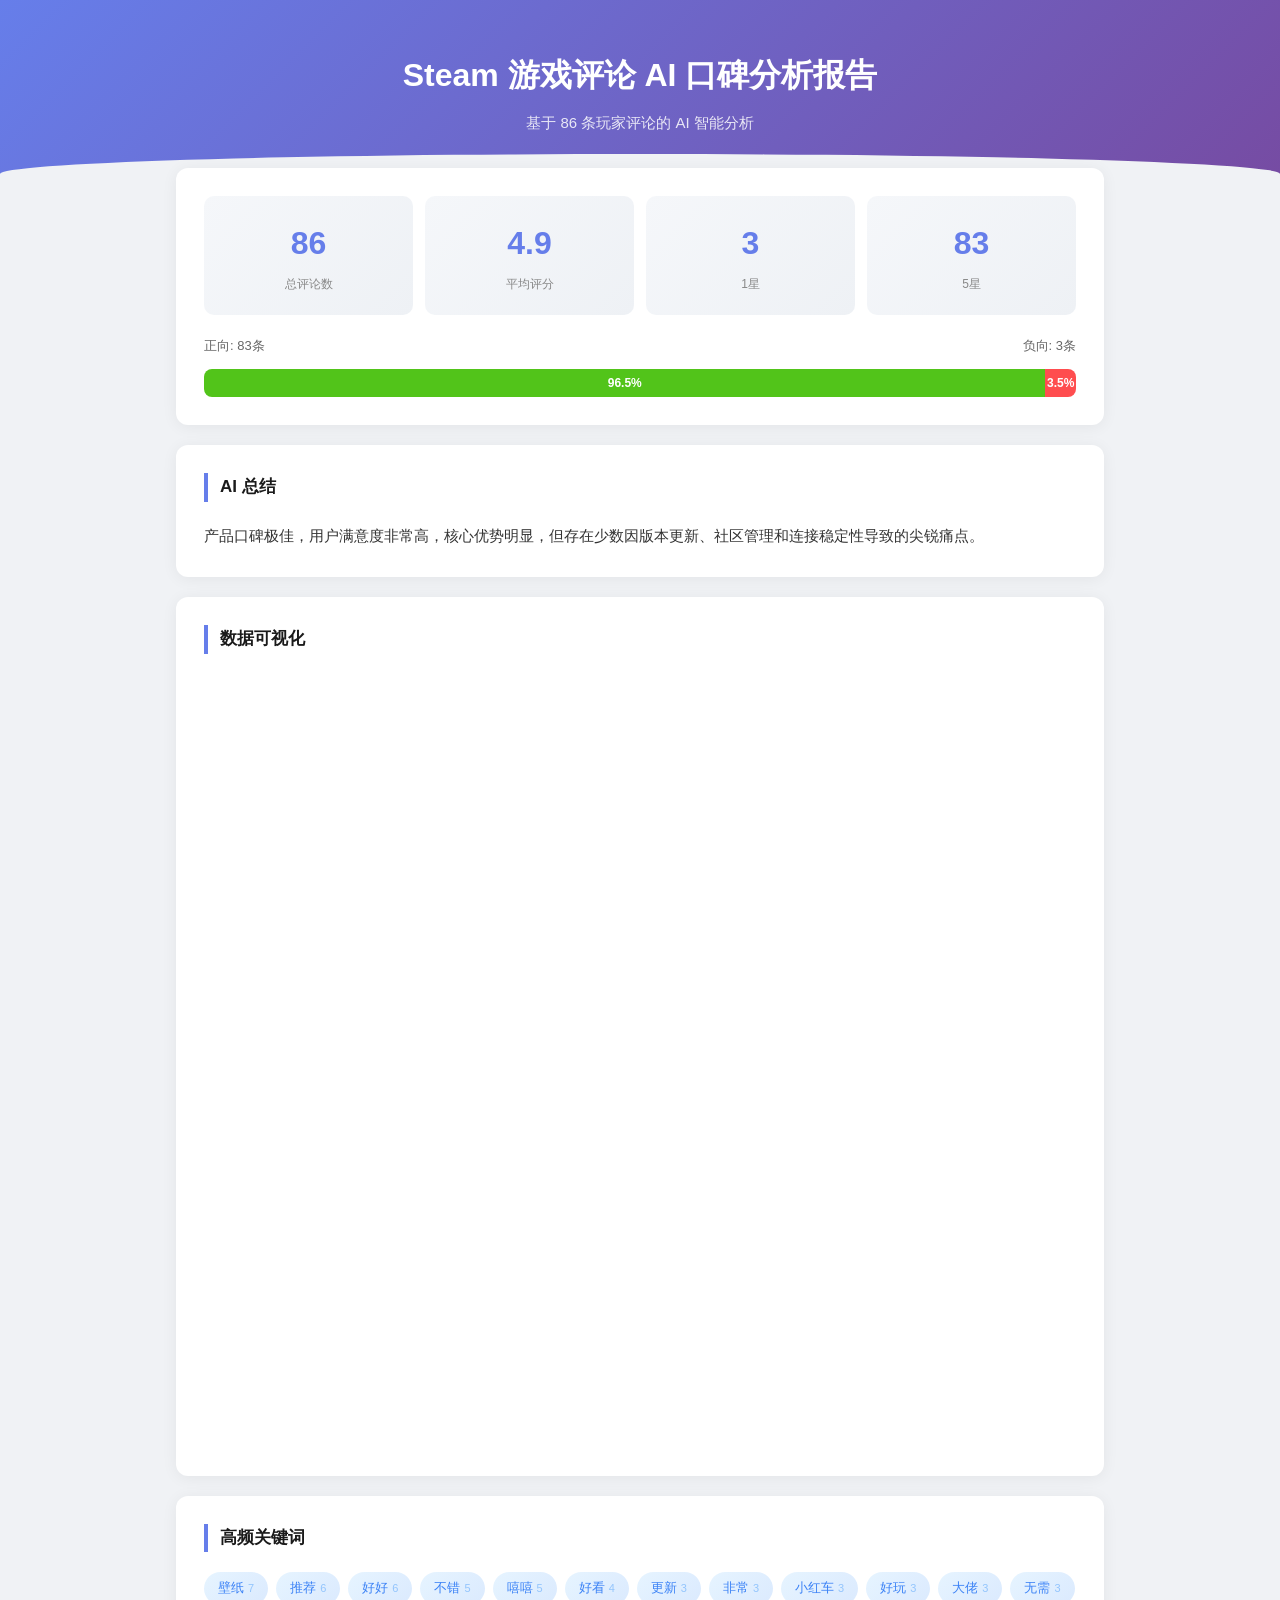
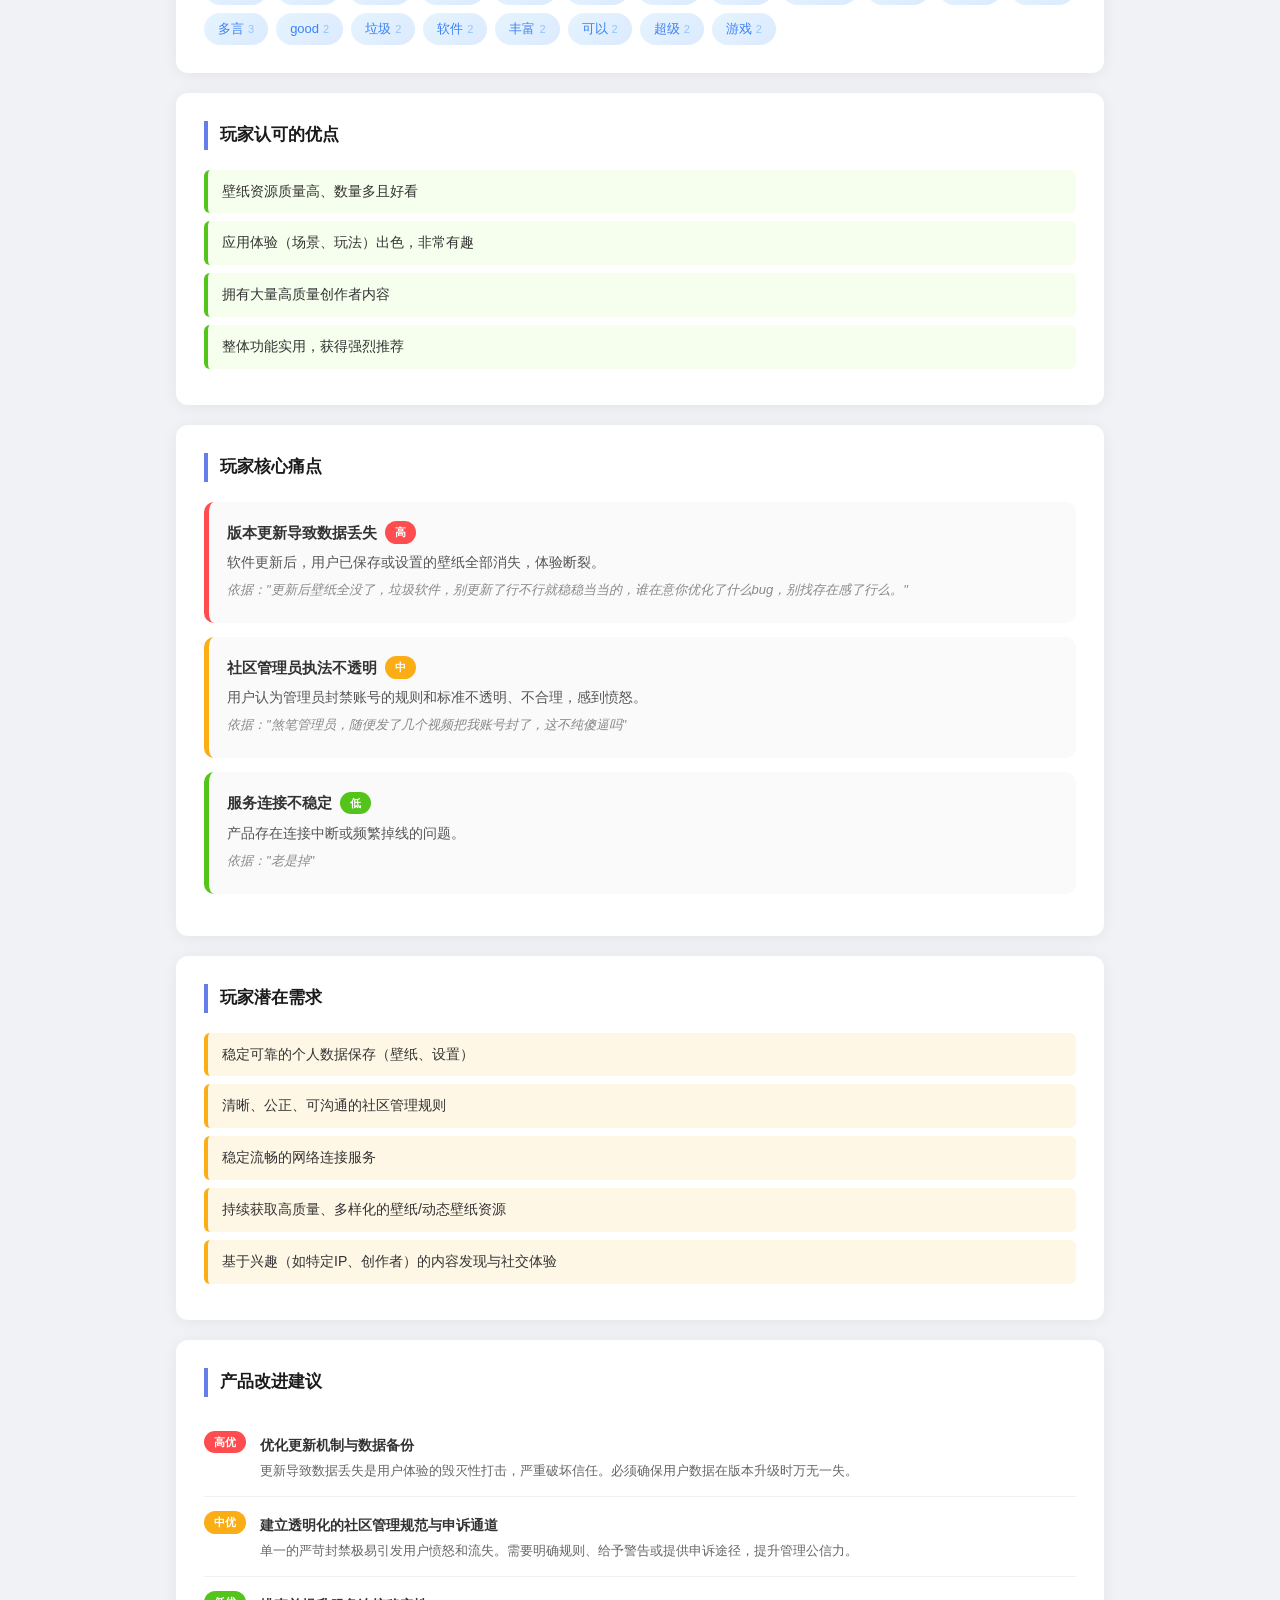
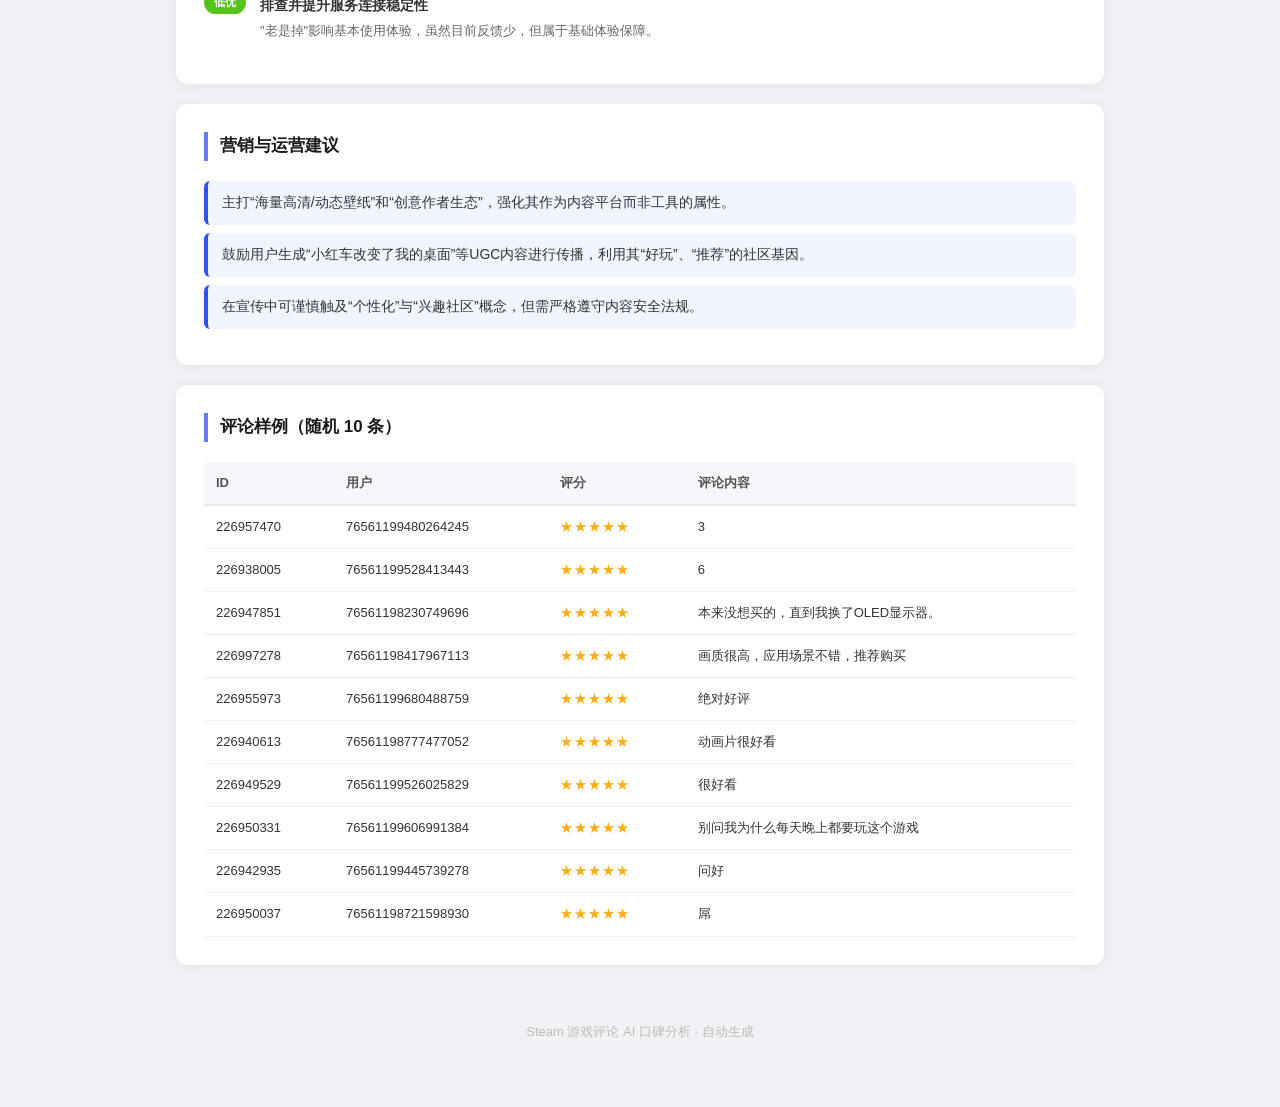
<file: docs/index.html>
<!DOCTYPE html>
<html lang="zh-CN">
<head>
    <meta charset="UTF-8">
    <meta name="viewport" content="width=device-width, initial-scale=1.0">
    <title>Steam 游戏评论 AI 口碑分析报告</title>
    <style>
        * { margin: 0; padding: 0; box-sizing: border-box; }
        body { font-family: -apple-system, BlinkMacSystemFont, "PingFang SC", "Microsoft YaHei", sans-serif; background: #f0f2f5; color: #333; line-height: 1.7; }

        /* Banner */
        .banner { background: linear-gradient(135deg, #667eea 0%, #764ba2 100%); color: #fff; padding: 48px 24px 56px; text-align: center; position: relative; overflow: hidden; }
        .banner::after { content: ''; position: absolute; bottom: -2px; left: 0; right: 0; height: 40px; background: #f0f2f5; border-radius: 50% 50% 0 0; }
        .banner h1 { font-size: 32px; font-weight: 700; margin-bottom: 8px; }
        .banner p { font-size: 15px; opacity: 0.85; }

        /* Layout */
        .container { max-width: 960px; margin: -24px auto 0; padding: 0 16px 40px; position: relative; z-index: 1; }

        /* Cards */
        .card { background: #fff; border-radius: 12px; padding: 28px; margin-bottom: 20px; box-shadow: 0 2px 16px rgba(0,0,0,0.06); }
        .card h2 { font-size: 17px; color: #1a1a1a; border-left: 4px solid #667eea; padding-left: 12px; margin-bottom: 20px; }

        /* Stats grid */
        .stats { display: grid; grid-template-columns: repeat(auto-fit, minmax(140px, 1fr)); gap: 12px; }
        .stat-box { text-align: center; padding: 20px 8px; background: linear-gradient(135deg, #f5f7fa 0%, #eef1f5 100%); border-radius: 10px; }
        .stat-value { font-size: 2em; font-weight: 700; color: #667eea; }
        .stat-label { font-size: 12px; color: #888; margin-top: 4px; }

        /* Sentiment bar */
        .sentiment-bar { display: flex; border-radius: 8px; overflow: hidden; height: 28px; margin-top: 12px; }
        .sentiment-bar div { display: flex; align-items: center; justify-content: center; font-size: 12px; color: #fff; font-weight: 600; }
        .seg-positive { background: #52c41a; }
        .seg-neutral { background: #faad14; }
        .seg-negative { background: #ff4d4f; }

        /* Charts */
        .charts { display: grid; grid-template-columns: 1fr 1fr; gap: 20px; }
        @media (max-width: 640px) { .charts { grid-template-columns: 1fr; } }

        /* Positive points */
        .point-list { list-style: none; padding: 0; }
        .point-list li { padding: 10px 14px; margin-bottom: 8px; background: #f6ffed; border-left: 4px solid #52c41a; border-radius: 6px; font-size: 14px; }

        /* Pain points */
        .pain-card { background: #fafafa; border-radius: 10px; padding: 18px; margin-bottom: 14px; border-left: 5px solid #ff4d4f; }
        .pain-card.medium { border-left-color: #faad14; }
        .pain-card.low { border-left-color: #52c41a; }
        .pain-card h3 { font-size: 15px; margin-bottom: 6px; display: flex; align-items: center; gap: 8px; }
        .pain-card p { font-size: 14px; color: #555; margin-bottom: 4px; }
        .pain-card .evidence { font-style: italic; color: #888; font-size: 13px; }
        .badge { display: inline-block; font-size: 11px; padding: 2px 10px; border-radius: 12px; color: #fff; font-weight: 600; }
        .badge-high { background: #ff4d4f; }
        .badge-medium { background: #faad14; }
        .badge-low { background: #52c41a; }

        /* Suggestions */
        .suggestion-item { display: flex; align-items: flex-start; gap: 14px; padding: 14px 0; border-bottom: 1px solid #f0f0f0; }
        .suggestion-item:last-child { border-bottom: none; }
        .suggestion-item strong { font-size: 14px; }
        .suggestion-item .reason { font-size: 13px; color: #666; margin-top: 2px; }

        /* Keyword tags */
        .tags { display: flex; flex-wrap: wrap; gap: 8px; }
        .tag { display: inline-block; background: linear-gradient(135deg, #e6f4ff, #dbeafe); color: #3b82f6; padding: 5px 14px; border-radius: 20px; font-size: 13px; font-weight: 500; }
        .tag .count { color: #93c5fd; margin-left: 4px; font-size: 11px; }

        /* Needs list */
        .needs-list { list-style: none; padding: 0; }
        .needs-list li { padding: 10px 14px; margin-bottom: 8px; background: #fff7e6; border-left: 4px solid #faad14; border-radius: 6px; font-size: 14px; }

        /* Marketing */
        .marketing-list { list-style: none; padding: 0; }
        .marketing-list li { padding: 10px 14px; margin-bottom: 8px; background: #f0f5ff; border-left: 4px solid #2f54eb; border-radius: 6px; font-size: 14px; }

        /* Reviews table */
        .review-table { width: 100%; border-collapse: collapse; font-size: 13px; }
        .review-table th { background: #f5f7fa; padding: 10px 12px; text-align: left; font-weight: 600; color: #555; border-bottom: 2px solid #e8e8e8; }
        .review-table td { padding: 10px 12px; border-bottom: 1px solid #f0f0f0; }
        .review-table tr:hover td { background: #fafafa; }
        .rating-stars { color: #faad14; letter-spacing: 1px; }

        footer { text-align: center; color: #bbb; font-size: 13px; margin-top: 32px; padding: 24px 0; }
    </style>
</head>
<body>

<!-- Banner -->
<div class="banner">
    <h1>Steam 游戏评论 AI 口碑分析报告</h1>
    <p>基于 86 条玩家评论的 AI 智能分析</p>
</div>

<div class="container">

    <!-- 核心指标 -->
    <div class="card">
        <div class="stats">
            <div class="stat-box">
                <div class="stat-value">86</div>
                <div class="stat-label">总评论数</div>
            </div>
            <div class="stat-box">
                <div class="stat-value">4.9</div>
                <div class="stat-label">平均评分</div>
            </div>
            
            <div class="stat-box">
                <div class="stat-value">3</div>
                <div class="stat-label">1星</div>
            </div>
            
            <div class="stat-box">
                <div class="stat-value">83</div>
                <div class="stat-label">5星</div>
            </div>
            
        </div>

        <!-- 情绪分布条 -->
        <div style="margin-top: 20px;">
            <div style="display: flex; justify-content: space-between; font-size: 13px; color: #666; margin-bottom: 4px;">
                
                <span>正向: 83条</span>
                
                <span>负向: 3条</span>
                
            </div>
            <div class="sentiment-bar">
                
                
                <div class="seg-positive" style="width: 96.5%;">
                    96.5%
                </div>
                
                <div class="seg-negative" style="width: 3.5%;">
                    3.5%
                </div>
                
            </div>
        </div>
    </div>

    <!-- AI 总结 -->
    <div class="card">
        <h2>AI 总结</h2>
        <p style="font-size: 15px; line-height: 1.8;">产品口碑极佳，用户满意度非常高，核心优势明显，但存在少数因版本更新、社区管理和连接稳定性导致的尖锐痛点。</p>
    </div>

    <!-- 图表 -->
    <div class="card">
        <h2>数据可视化</h2>
        <div class="charts">
            <div><!DOCTYPE html>
<html>
<head>
    <meta charset="UTF-8">
    <title>Awesome-pyecharts</title>
                <script type="text/javascript" src="https://assets.pyecharts.org/assets/v6/echarts.min.js"></script>
            <script type="text/javascript" src="https://assets.pyecharts.org/assets/v6/themes/macarons.js"></script>

    
</head>
<body >
    <div id="711fac3a858942b5b33c860f901cd3d6" class="chart-container" style="width:500px; height:350px; "></div>
    <script>
        var chart_711fac3a858942b5b33c860f901cd3d6 = echarts.init(
            document.getElementById('711fac3a858942b5b33c860f901cd3d6'), 'macarons', {renderer: 'canvas', locale: 'ZH'});
        var option_711fac3a858942b5b33c860f901cd3d6 = {
    "animation": true,
    "animationThreshold": 2000,
    "animationDuration": 1000,
    "animationEasing": "cubicOut",
    "animationDelay": 0,
    "animationDurationUpdate": 300,
    "animationEasingUpdate": "cubicOut",
    "animationDelayUpdate": 0,
    "aria": {
        "enabled": false
    },
    "series": [
        {
            "type": "pie",
            "colorBy": "data",
            "legendHoverLink": true,
            "selectedMode": false,
            "selectedOffset": 10,
            "clockwise": true,
            "startAngle": 90,
            "minAngle": 0,
            "minShowLabelAngle": 0,
            "avoidLabelOverlap": true,
            "stillShowZeroSum": true,
            "percentPrecision": 2,
            "showEmptyCircle": true,
            "emptyCircleStyle": {
                "color": "lightgray",
                "borderColor": "#000",
                "borderWidth": 0,
                "borderType": "solid",
                "borderDashOffset": 0,
                "borderCap": "butt",
                "borderJoin": "bevel",
                "borderMiterLimit": 10,
                "opacity": 1
            },
            "data": [
                {
                    "name": "\u6b63\u5411",
                    "value": 83
                },
                {
                    "name": "\u8d1f\u5411",
                    "value": 3
                }
            ],
            "radius": [
                "40%",
                "70%"
            ],
            "center": [
                "50%",
                "50%"
            ],
            "label": {
                "show": true,
                "margin": 8,
                "formatter": "{b}: {c} ({d}%)",
                "richInheritPlainLabel": true,
                "valueAnimation": false
            },
            "labelLine": {
                "show": true,
                "showAbove": false,
                "length": 15,
                "length2": 15,
                "smooth": false,
                "minTurnAngle": 90,
                "maxSurfaceAngle": 90
            }
        }
    ],
    "legend": [
        {
            "data": [
                "\u6b63\u5411",
                "\u8d1f\u5411"
            ],
            "selected": {},
            "show": true,
            "bottom": "0%",
            "padding": 5,
            "itemGap": 10,
            "itemWidth": 25,
            "itemHeight": 14,
            "backgroundColor": "transparent",
            "borderColor": "#ccc",
            "borderRadius": 0,
            "pageButtonItemGap": 5,
            "pageButtonPosition": "end",
            "pageFormatter": "{current}/{total}",
            "pageIconColor": "#2f4554",
            "pageIconInactiveColor": "#aaa",
            "pageIconSize": 15,
            "animationDurationUpdate": 800,
            "selector": false,
            "selectorPosition": "auto",
            "selectorItemGap": 7,
            "selectorButtonGap": 10,
            "triggerEvent": false
        }
    ],
    "tooltip": {
        "show": true,
        "trigger": "item",
        "triggerOn": "mousemove|click",
        "axisPointer": {
            "type": "line"
        },
        "showContent": true,
        "alwaysShowContent": false,
        "showDelay": 0,
        "hideDelay": 100,
        "enterable": false,
        "confine": false,
        "appendToBody": false,
        "transitionDuration": 0.4,
        "displayTransition": true,
        "textStyle": {
            "fontSize": 14,
            "richInheritPlainLabel": true
        },
        "borderWidth": 0,
        "padding": 5,
        "order": "seriesAsc"
    },
    "title": [
        {
            "show": true,
            "text": "\u60c5\u7eea\u5206\u5e03",
            "target": "blank",
            "subtarget": "blank",
            "left": "center",
            "padding": 5,
            "itemGap": 10,
            "textAlign": "auto",
            "textVerticalAlign": "auto",
            "triggerEvent": false
        }
    ],
    "color": [
        "#52c41a",
        "#f5222d"
    ]
};
        chart_711fac3a858942b5b33c860f901cd3d6.setOption(option_711fac3a858942b5b33c860f901cd3d6);
    </script>
</body>
</html>
</div>
            <div><!DOCTYPE html>
<html>
<head>
    <meta charset="UTF-8">
    <title>Awesome-pyecharts</title>
                <script type="text/javascript" src="https://assets.pyecharts.org/assets/v6/echarts.min.js"></script>
            <script type="text/javascript" src="https://assets.pyecharts.org/assets/v6/themes/macarons.js"></script>

    
</head>
<body >
    <div id="191a0d18c14443adb7040695ee4978d4" class="chart-container" style="width:500px; height:350px; "></div>
    <script>
        var chart_191a0d18c14443adb7040695ee4978d4 = echarts.init(
            document.getElementById('191a0d18c14443adb7040695ee4978d4'), 'macarons', {renderer: 'canvas', locale: 'ZH'});
        var option_191a0d18c14443adb7040695ee4978d4 = {
    "animation": true,
    "animationThreshold": 2000,
    "animationDuration": 1000,
    "animationEasing": "cubicOut",
    "animationDelay": 0,
    "animationDurationUpdate": 300,
    "animationEasingUpdate": "cubicOut",
    "animationDelayUpdate": 0,
    "aria": {
        "enabled": false
    },
    "series": [
        {
            "type": "bar",
            "name": "\u8bc4\u8bba\u6570",
            "legendHoverLink": true,
            "data": [
                3,
                83
            ],
            "realtimeSort": false,
            "showBackground": false,
            "stackStrategy": "samesign",
            "cursor": "pointer",
            "barWidth": "40%",
            "barMinHeight": 0,
            "barCategoryGap": "20%",
            "barGap": "30%",
            "large": false,
            "largeThreshold": 400,
            "seriesLayoutBy": "column",
            "datasetIndex": 0,
            "clip": true,
            "zlevel": 0,
            "z": 2,
            "label": {
                "show": true,
                "margin": 8,
                "richInheritPlainLabel": true,
                "valueAnimation": false
            }
        }
    ],
    "legend": [
        {
            "data": [
                "\u8bc4\u8bba\u6570"
            ],
            "selected": {},
            "show": true,
            "padding": 5,
            "itemGap": 10,
            "itemWidth": 25,
            "itemHeight": 14,
            "backgroundColor": "transparent",
            "borderColor": "#ccc",
            "borderRadius": 0,
            "pageButtonItemGap": 5,
            "pageButtonPosition": "end",
            "pageFormatter": "{current}/{total}",
            "pageIconColor": "#2f4554",
            "pageIconInactiveColor": "#aaa",
            "pageIconSize": 15,
            "animationDurationUpdate": 800,
            "selector": false,
            "selectorPosition": "auto",
            "selectorItemGap": 7,
            "selectorButtonGap": 10,
            "triggerEvent": false
        }
    ],
    "tooltip": {
        "show": true,
        "trigger": "item",
        "triggerOn": "mousemove|click",
        "axisPointer": {
            "type": "line"
        },
        "showContent": true,
        "alwaysShowContent": false,
        "showDelay": 0,
        "hideDelay": 100,
        "enterable": false,
        "confine": false,
        "appendToBody": false,
        "transitionDuration": 0.4,
        "displayTransition": true,
        "textStyle": {
            "fontSize": 14,
            "richInheritPlainLabel": true
        },
        "borderWidth": 0,
        "padding": 5,
        "order": "seriesAsc"
    },
    "xAxis": [
        {
            "name": "\u8bc4\u5206",
            "show": true,
            "scale": false,
            "nameLocation": "end",
            "nameGap": 15,
            "nameTruncate": {},
            "nameMoveOverlap": true,
            "inverse": false,
            "offset": 0,
            "splitNumber": 5,
            "minInterval": 0,
            "silent": false,
            "triggerEvent": false,
            "splitLine": {
                "show": true,
                "lineStyle": {
                    "show": false
                }
            },
            "animation": true,
            "animationThreshold": 2000,
            "animationDuration": 1000,
            "animationEasing": "cubicOut",
            "animationDelay": 0,
            "animationDurationUpdate": 300,
            "animationEasingUpdate": "cubicOut",
            "animationDelayUpdate": 0,
            "data": [
                "1\u661f",
                "5\u661f"
            ]
        }
    ],
    "yAxis": [
        {
            "name": "\u6570\u91cf",
            "show": true,
            "scale": false,
            "nameLocation": "end",
            "nameGap": 15,
            "nameTruncate": {},
            "nameMoveOverlap": true,
            "inverse": false,
            "offset": 0,
            "splitNumber": 5,
            "minInterval": 0,
            "silent": false,
            "triggerEvent": false,
            "splitLine": {
                "show": true,
                "lineStyle": {
                    "show": false
                }
            },
            "animation": true,
            "animationThreshold": 2000,
            "animationDuration": 1000,
            "animationEasing": "cubicOut",
            "animationDelay": 0,
            "animationDurationUpdate": 300,
            "animationEasingUpdate": "cubicOut",
            "animationDelayUpdate": 0
        }
    ],
    "title": [
        {
            "show": true,
            "text": "\u8bc4\u5206\u5206\u5e03",
            "target": "blank",
            "subtarget": "blank",
            "left": "center",
            "padding": 5,
            "itemGap": 10,
            "textAlign": "auto",
            "textVerticalAlign": "auto",
            "triggerEvent": false
        }
    ]
};
        chart_191a0d18c14443adb7040695ee4978d4.setOption(option_191a0d18c14443adb7040695ee4978d4);
    </script>
</body>
</html>
</div>
        </div>
        <div style="margin-top: 24px;"><!DOCTYPE html>
<html>
<head>
    <meta charset="UTF-8">
    <title>Awesome-pyecharts</title>
                <script type="text/javascript" src="https://assets.pyecharts.org/assets/v6/echarts.min.js"></script>
            <script type="text/javascript" src="https://assets.pyecharts.org/assets/v6/themes/macarons.js"></script>

    
</head>
<body >
    <div id="c5462425c90449a18249344af0cff74e" class="chart-container" style="width:700px; height:400px; "></div>
    <script>
        var chart_c5462425c90449a18249344af0cff74e = echarts.init(
            document.getElementById('c5462425c90449a18249344af0cff74e'), 'macarons', {renderer: 'canvas', locale: 'ZH'});
        var option_c5462425c90449a18249344af0cff74e = {
    "animation": true,
    "animationThreshold": 2000,
    "animationDuration": 1000,
    "animationEasing": "cubicOut",
    "animationDelay": 0,
    "animationDurationUpdate": 300,
    "animationEasingUpdate": "cubicOut",
    "animationDelayUpdate": 0,
    "aria": {
        "enabled": false
    },
    "series": [
        {
            "type": "bar",
            "name": "\u51fa\u73b0\u6b21\u6570",
            "legendHoverLink": true,
            "data": [
                7,
                6,
                6,
                5,
                5,
                4,
                3,
                3,
                3,
                3,
                3,
                3,
                3,
                2,
                2
            ],
            "realtimeSort": false,
            "showBackground": false,
            "stackStrategy": "samesign",
            "cursor": "pointer",
            "barWidth": "50%",
            "barMinHeight": 0,
            "barCategoryGap": "20%",
            "barGap": "30%",
            "large": false,
            "largeThreshold": 400,
            "seriesLayoutBy": "column",
            "datasetIndex": 0,
            "clip": true,
            "zlevel": 0,
            "z": 2,
            "label": {
                "show": true,
                "position": "right",
                "margin": 8,
                "richInheritPlainLabel": true,
                "valueAnimation": false
            },
            "rippleEffect": {
                "show": true,
                "brushType": "stroke",
                "scale": 2.5,
                "period": 4
            }
        }
    ],
    "legend": [
        {
            "data": [
                "\u51fa\u73b0\u6b21\u6570"
            ],
            "selected": {},
            "show": true,
            "padding": 5,
            "itemGap": 10,
            "itemWidth": 25,
            "itemHeight": 14,
            "backgroundColor": "transparent",
            "borderColor": "#ccc",
            "borderRadius": 0,
            "pageButtonItemGap": 5,
            "pageButtonPosition": "end",
            "pageFormatter": "{current}/{total}",
            "pageIconColor": "#2f4554",
            "pageIconInactiveColor": "#aaa",
            "pageIconSize": 15,
            "animationDurationUpdate": 800,
            "selector": false,
            "selectorPosition": "auto",
            "selectorItemGap": 7,
            "selectorButtonGap": 10,
            "triggerEvent": false
        }
    ],
    "tooltip": {
        "show": true,
        "trigger": "item",
        "triggerOn": "mousemove|click",
        "axisPointer": {
            "type": "line"
        },
        "showContent": true,
        "alwaysShowContent": false,
        "showDelay": 0,
        "hideDelay": 100,
        "enterable": false,
        "confine": false,
        "appendToBody": false,
        "transitionDuration": 0.4,
        "displayTransition": true,
        "textStyle": {
            "fontSize": 14,
            "richInheritPlainLabel": true
        },
        "borderWidth": 0,
        "padding": 5,
        "order": "seriesAsc"
    },
    "xAxis": [
        {
            "name": "\u6b21\u6570",
            "show": true,
            "scale": false,
            "nameLocation": "end",
            "nameGap": 15,
            "nameTruncate": {},
            "nameMoveOverlap": true,
            "inverse": false,
            "offset": 0,
            "splitNumber": 5,
            "minInterval": 0,
            "silent": false,
            "triggerEvent": false,
            "splitLine": {
                "show": true,
                "lineStyle": {
                    "show": false
                }
            },
            "animation": true,
            "animationThreshold": 2000,
            "animationDuration": 1000,
            "animationEasing": "cubicOut",
            "animationDelay": 0,
            "animationDurationUpdate": 300,
            "animationEasingUpdate": "cubicOut",
            "animationDelayUpdate": 0
        }
    ],
    "yAxis": [
        {
            "name": "\u5173\u952e\u8bcd",
            "show": true,
            "scale": false,
            "nameLocation": "end",
            "nameGap": 15,
            "nameTruncate": {},
            "nameMoveOverlap": true,
            "inverse": false,
            "offset": 0,
            "splitNumber": 5,
            "minInterval": 0,
            "silent": false,
            "triggerEvent": false,
            "splitLine": {
                "show": true,
                "lineStyle": {
                    "show": false
                }
            },
            "animation": true,
            "animationThreshold": 2000,
            "animationDuration": 1000,
            "animationEasing": "cubicOut",
            "animationDelay": 0,
            "animationDurationUpdate": 300,
            "animationEasingUpdate": "cubicOut",
            "animationDelayUpdate": 0,
            "data": [
                "\u58c1\u7eb8",
                "\u63a8\u8350",
                "\u597d\u597d",
                "\u4e0d\u9519",
                "\u563b\u563b",
                "\u597d\u770b",
                "\u66f4\u65b0",
                "\u975e\u5e38",
                "\u5c0f\u7ea2\u8f66",
                "\u597d\u73a9",
                "\u5927\u4f6c",
                "\u65e0\u9700",
                "\u591a\u8a00",
                "good",
                "\u5783\u573e"
            ]
        }
    ],
    "title": [
        {
            "show": true,
            "text": "\u9ad8\u9891\u5173\u952e\u8bcd TOP15",
            "target": "blank",
            "subtarget": "blank",
            "left": "center",
            "padding": 5,
            "itemGap": 10,
            "textAlign": "auto",
            "textVerticalAlign": "auto",
            "triggerEvent": false
        }
    ]
};
        chart_c5462425c90449a18249344af0cff74e.setOption(option_c5462425c90449a18249344af0cff74e);
    </script>
</body>
</html>
</div>
    </div>

    <!-- 高频关键词 -->
    <div class="card">
        <h2>高频关键词</h2>
        <div class="tags">
            
            <span class="tag">壁纸<span class="count">7</span></span>
            
            <span class="tag">推荐<span class="count">6</span></span>
            
            <span class="tag">好好<span class="count">6</span></span>
            
            <span class="tag">不错<span class="count">5</span></span>
            
            <span class="tag">嘻嘻<span class="count">5</span></span>
            
            <span class="tag">好看<span class="count">4</span></span>
            
            <span class="tag">更新<span class="count">3</span></span>
            
            <span class="tag">非常<span class="count">3</span></span>
            
            <span class="tag">小红车<span class="count">3</span></span>
            
            <span class="tag">好玩<span class="count">3</span></span>
            
            <span class="tag">大佬<span class="count">3</span></span>
            
            <span class="tag">无需<span class="count">3</span></span>
            
            <span class="tag">多言<span class="count">3</span></span>
            
            <span class="tag">good<span class="count">2</span></span>
            
            <span class="tag">垃圾<span class="count">2</span></span>
            
            <span class="tag">软件<span class="count">2</span></span>
            
            <span class="tag">丰富<span class="count">2</span></span>
            
            <span class="tag">可以<span class="count">2</span></span>
            
            <span class="tag">超级<span class="count">2</span></span>
            
            <span class="tag">游戏<span class="count">2</span></span>
            
        </div>
    </div>

    <!-- 用户认可优点 -->
    <div class="card">
        <h2>玩家认可的优点</h2>
        <ul class="point-list">
            
            <li>壁纸资源质量高、数量多且好看</li>
            
            <li>应用体验（场景、玩法）出色，非常有趣</li>
            
            <li>拥有大量高质量创作者内容</li>
            
            <li>整体功能实用，获得强烈推荐</li>
            
        </ul>
    </div>

    <!-- 核心痛点 -->
    <div class="card">
        <h2>玩家核心痛点</h2>
        
        <div class="pain-card ">
            <h3>
                版本更新导致数据丢失
                <span class="badge badge-high">高</span>
            </h3>
            <p>软件更新后，用户已保存或设置的壁纸全部消失，体验断裂。</p>
            <p class="evidence">依据："更新后壁纸全没了，垃圾软件，别更新了行不行就稳稳当当的，谁在意你优化了什么bug，别找存在感了行么。"</p>
        </div>
        
        <div class="pain-card medium">
            <h3>
                社区管理员执法不透明
                <span class="badge badge-medium">中</span>
            </h3>
            <p>用户认为管理员封禁账号的规则和标准不透明、不合理，感到愤怒。</p>
            <p class="evidence">依据："煞笔管理员，随便发了几个视频把我账号封了，这不纯傻逼吗"</p>
        </div>
        
        <div class="pain-card low">
            <h3>
                服务连接不稳定
                <span class="badge badge-low">低</span>
            </h3>
            <p>产品存在连接中断或频繁掉线的问题。</p>
            <p class="evidence">依据："老是掉"</p>
        </div>
        
    </div>

    <!-- 用户潜在需求 -->
    <div class="card">
        <h2>玩家潜在需求</h2>
        <ul class="needs-list">
            
            <li>稳定可靠的个人数据保存（壁纸、设置）</li>
            
            <li>清晰、公正、可沟通的社区管理规则</li>
            
            <li>稳定流畅的网络连接服务</li>
            
            <li>持续获取高质量、多样化的壁纸/动态壁纸资源</li>
            
            <li>基于兴趣（如特定IP、创作者）的内容发现与社交体验</li>
            
        </ul>
    </div>

    <!-- 产品改进建议 -->
    <div class="card">
        <h2>产品改进建议</h2>
        
        <div class="suggestion-item">
            <span class="badge badge-high">高优</span>
            <div>
                <strong>优化更新机制与数据备份</strong>
                <div class="reason">更新导致数据丢失是用户体验的毁灭性打击，严重破坏信任。必须确保用户数据在版本升级时万无一失。</div>
            </div>
        </div>
        
        <div class="suggestion-item">
            <span class="badge badge-medium">中优</span>
            <div>
                <strong>建立透明化的社区管理规范与申诉通道</strong>
                <div class="reason">单一的严苛封禁极易引发用户愤怒和流失。需要明确规则、给予警告或提供申诉途径，提升管理公信力。</div>
            </div>
        </div>
        
        <div class="suggestion-item">
            <span class="badge badge-low">低优</span>
            <div>
                <strong>排查并提升服务连接稳定性</strong>
                <div class="reason">"老是掉"影响基本使用体验，虽然目前反馈少，但属于基础体验保障。</div>
            </div>
        </div>
        
    </div>

    <!-- 营销与运营建议 -->
    <div class="card">
        <h2>营销与运营建议</h2>
        <ul class="marketing-list">
            
            <li>主打“海量高清/动态壁纸”和“创意作者生态”，强化其作为内容平台而非工具的属性。</li>
            
            <li>鼓励用户生成“小红车改变了我的桌面”等UGC内容进行传播，利用其“好玩”、“推荐”的社区基因。</li>
            
            <li>在宣传中可谨慎触及“个性化”与“兴趣社区”概念，但需严格遵守内容安全法规。</li>
            
        </ul>
    </div>

    <!-- 评论样例 -->
    <div class="card">
        <h2>评论样例（随机 10 条）</h2>
        
        <div style="overflow-x: auto;">
            <table class="review-table">
                <thead>
                    <tr>
                        <th>ID</th>
                        <th>用户</th>
                        <th>评分</th>
                        <th>评论内容</th>
                    </tr>
                </thead>
                <tbody>
                    
                    <tr>
                        <td>226957470</td>
                        <td>76561199480264245</td>
                        <td class="rating-stars">★★★★★</td>
                        <td>3</td>
                    </tr>
                    
                    <tr>
                        <td>226938005</td>
                        <td>76561199528413443</td>
                        <td class="rating-stars">★★★★★</td>
                        <td>6</td>
                    </tr>
                    
                    <tr>
                        <td>226947851</td>
                        <td>76561198230749696</td>
                        <td class="rating-stars">★★★★★</td>
                        <td>本来没想买的，直到我换了OLED显示器。</td>
                    </tr>
                    
                    <tr>
                        <td>226997278</td>
                        <td>76561198417967113</td>
                        <td class="rating-stars">★★★★★</td>
                        <td>画质很高，应用场景不错，推荐购买</td>
                    </tr>
                    
                    <tr>
                        <td>226955973</td>
                        <td>76561199680488759</td>
                        <td class="rating-stars">★★★★★</td>
                        <td>绝对好评</td>
                    </tr>
                    
                    <tr>
                        <td>226940613</td>
                        <td>76561198777477052</td>
                        <td class="rating-stars">★★★★★</td>
                        <td>动画片很好看</td>
                    </tr>
                    
                    <tr>
                        <td>226949529</td>
                        <td>76561199526025829</td>
                        <td class="rating-stars">★★★★★</td>
                        <td>很好看</td>
                    </tr>
                    
                    <tr>
                        <td>226950331</td>
                        <td>76561199606991384</td>
                        <td class="rating-stars">★★★★★</td>
                        <td>别问我为什么每天晚上都要玩这个游戏</td>
                    </tr>
                    
                    <tr>
                        <td>226942935</td>
                        <td>76561199445739278</td>
                        <td class="rating-stars">★★★★★</td>
                        <td>问好</td>
                    </tr>
                    
                    <tr>
                        <td>226950037</td>
                        <td>76561198721598930</td>
                        <td class="rating-stars">★★★★★</td>
                        <td>屌</td>
                    </tr>
                    
                </tbody>
            </table>
        </div>
        
    </div>

    <footer>Steam 游戏评论 AI 口碑分析 · 自动生成</footer>

</div>
</body>
</html>
</file>
